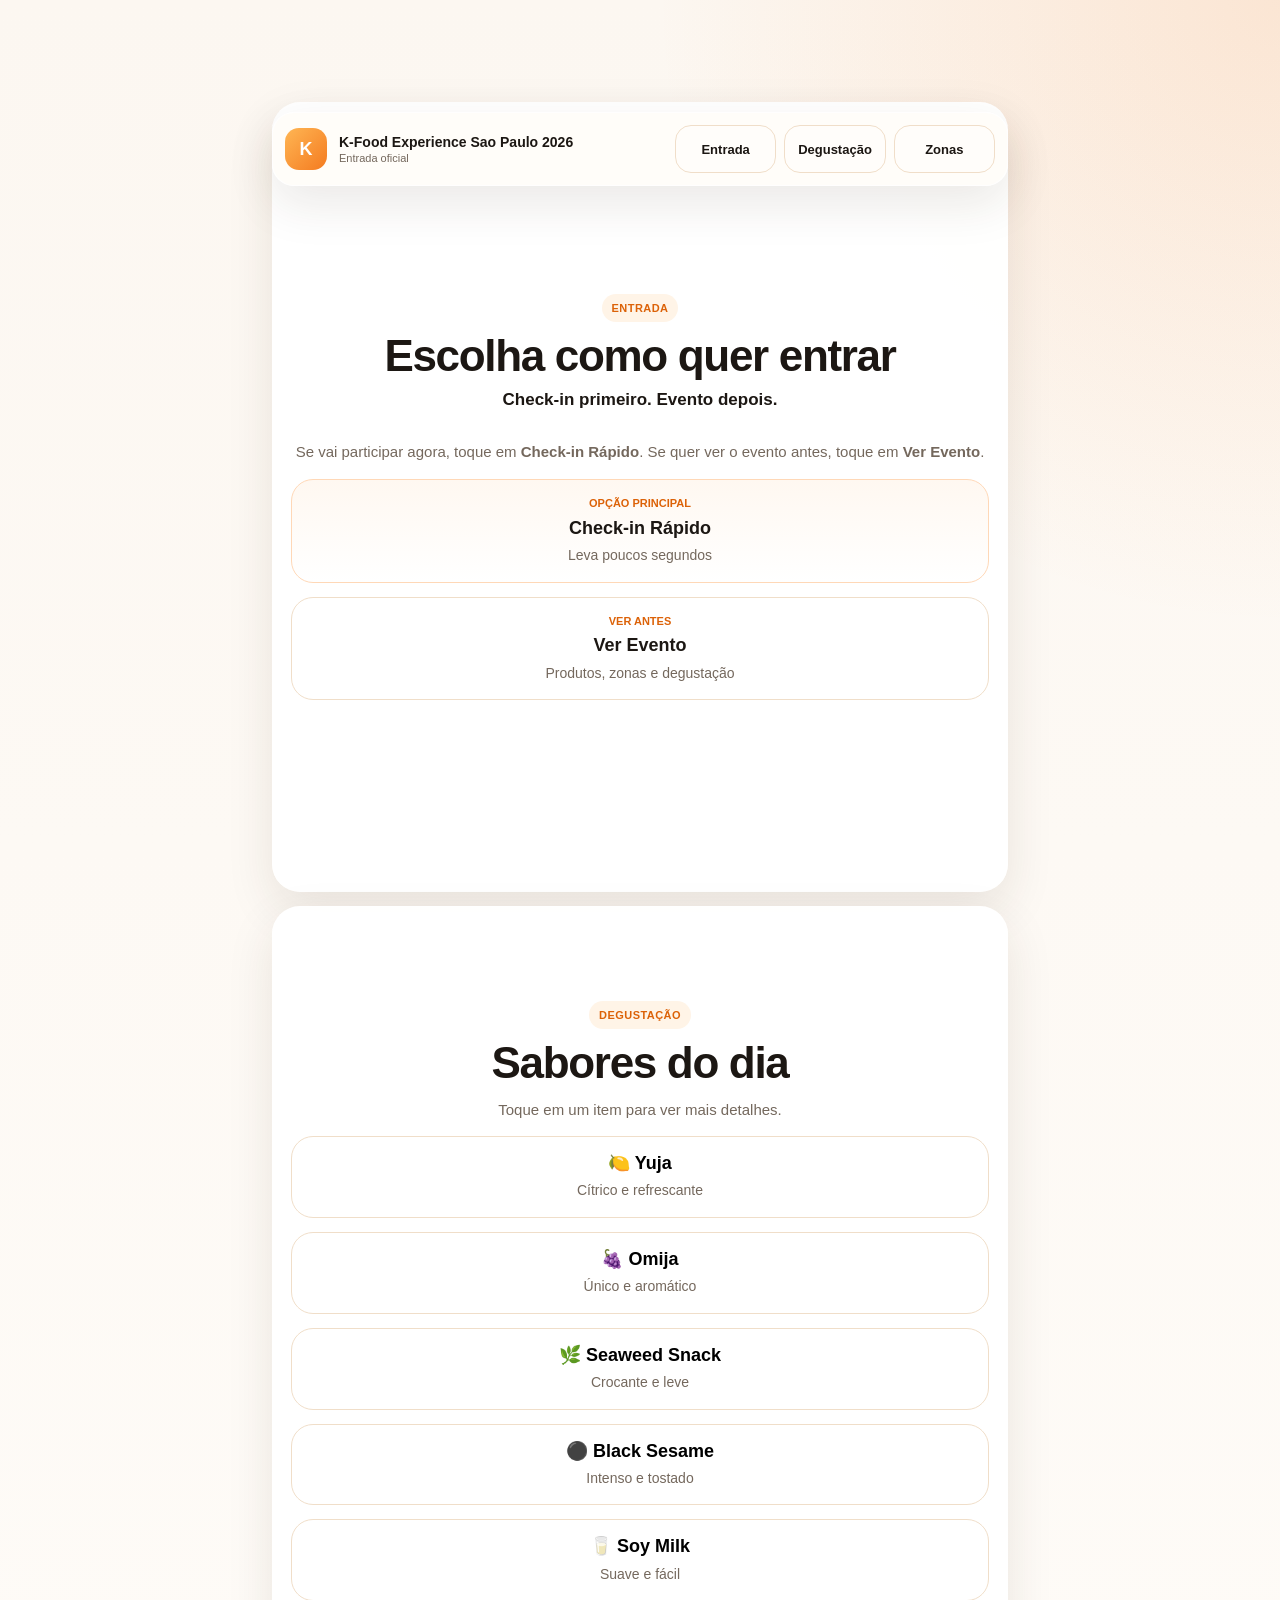
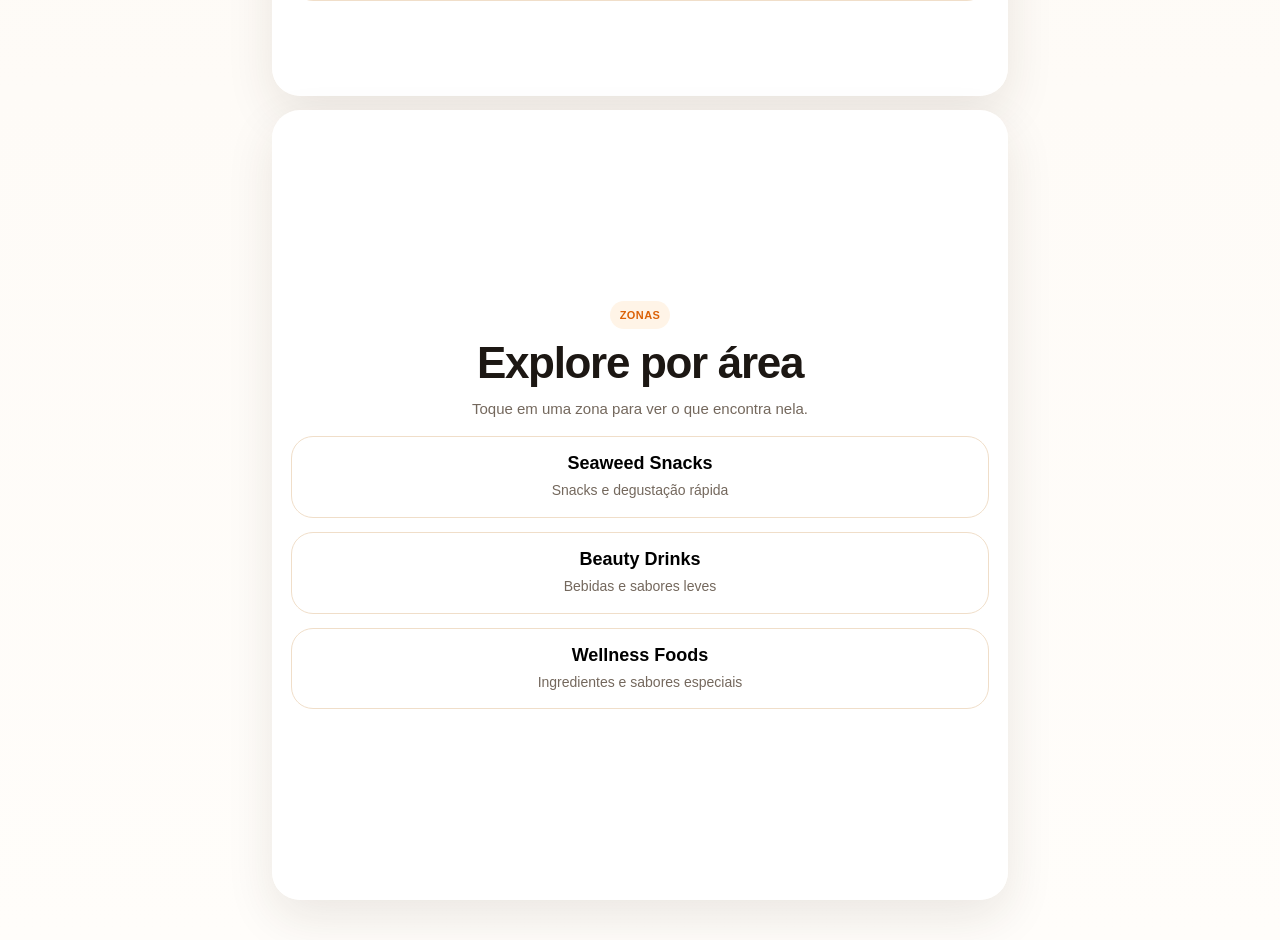
<file: index.html>
<!DOCTYPE html>
<html lang="pt-BR">
<head>
  <meta charset="UTF-8">
  <meta name="viewport" content="width=device-width, initial-scale=1.0">
  <meta name="description" content="Check-in rapido e informacoes do evento K-Food Experience Sao Paulo 2026.">
  <title>K-Food Experience Sao Paulo 2026</title>
  <link rel="stylesheet" href="styles.css">
  <script src="config.js"></script>
  <script src="app.js" defer></script>
</head>
<body>
  <div class="page-shell">
    <header class="topbar">
      <a class="brand" href="index.html" data-route="index">
        <div class="brand-badge">K</div>
        <div class="brand-copy">
          <div class="brand-name">K-Food Experience Sao Paulo 2026</div>
          <div class="brand-sub">Entrada oficial</div>
        </div>
      </a>
      <nav class="nav-links">
        <a class="nav-chip" href="#entrada">Entrada</a>
        <a class="nav-chip" href="#degustacao">Degustação</a>
        <a class="nav-chip" href="#zonas">Zonas</a>
      </nav>
    </header>

    <main class="fullpage-flow">
      <section class="panel hero-copy hero-block full-section section-centered" id="entrada">
        <div class="eyebrow">Entrada</div>
        <h1 class="hero-title">Escolha como quer entrar</h1>
        <p class="hero-subtitle-strong">Check-in primeiro. Evento depois.</p>
        <p class="hero-text">Se vai participar agora, toque em <strong>Check-in Rápido</strong>. Se quer ver o evento antes, toque em <strong>Ver Evento</strong>.</p>
        <div class="action-stack">
          <a class="cta-card cta-primary" href="step1.html" data-route="step1">
            <span class="cta-label">Opção principal</span>
            <strong>Check-in Rápido</strong>
            <span>Leva poucos segundos</span>
          </a>
          <a class="cta-card" href="event.html" data-route="event">
            <span class="cta-label">Ver antes</span>
            <strong>Ver Evento</strong>
            <span>Produtos, zonas e degustação</span>
          </a>
        </div>
      </section>

      <section class="panel content-panel full-section section-centered" id="degustacao">
        <div class="eyebrow">Degustação</div>
        <h2 class="section-title">Sabores do dia</h2>
        <p class="hero-text">Toque em um item para ver mais detalhes.</p>
        <div class="product-list">
          <button class="product-card button-like" type="button" data-modal-card data-title="Yuja" data-body="<p class='modal-copy'>Bebida cítrica e refrescante, com aroma suave e sabor fácil de gostar.</p><p class='modal-copy'>Ideal para quem quer começar por algo leve e delicado.</p>"><strong>🍋 Yuja</strong><span>Cítrico e refrescante</span></button>
          <button class="product-card button-like" type="button" data-modal-card data-title="Omija" data-body="<p class='modal-copy'>Uma bebida marcante com perfil único e notas mais complexas.</p><p class='modal-copy'>Ótima para quem quer descobrir novos sabores.</p>"><strong>🍇 Omija</strong><span>Único e aromático</span></button>
          <button class="product-card button-like" type="button" data-modal-card data-title="Seaweed Snack" data-body="<p class='modal-copy'>Snack crocante, leve e muito fácil de experimentar.</p><p class='modal-copy'>Boa opção para uma degustação rápida.</p>"><strong>🌿 Seaweed Snack</strong><span>Crocante e leve</span></button>
          <button class="product-card button-like" type="button" data-modal-card data-title="Black Sesame" data-body="<p class='modal-copy'>Sabor intenso, tostado e memorável.</p><p class='modal-copy'>Perfeito para quem gosta de sabores mais profundos.</p>"><strong>⚫ Black Sesame</strong><span>Intenso e tostado</span></button>
          <button class="product-card button-like" type="button" data-modal-card data-title="Soy Milk" data-body="<p class='modal-copy'>Suave, cremoso e fácil de beber.</p><p class='modal-copy'>Uma opção delicada para todos os gostos.</p>"><strong>🥛 Soy Milk</strong><span>Suave e fácil</span></button>
        </div>
      </section>

      <section class="panel content-panel full-section section-centered" id="zonas">
        <div class="eyebrow">Zonas</div>
        <h2 class="section-title">Explore por área</h2>
        <p class="hero-text">Toque em uma zona para ver o que encontra nela.</p>
        <div class="product-list">
          <button class="product-card button-like" type="button" data-modal-card data-title="Seaweed Snacks" data-body="<p class='modal-copy'>Zona dedicada a snacks leves e crocantes.</p><p class='modal-copy'>Aqui você encontra degustações rápidas e práticas.</p>"><strong>Seaweed Snacks</strong><span>Snacks e degustação rápida</span></button>
          <button class="product-card button-like" type="button" data-modal-card data-title="Beauty Drinks" data-body="<p class='modal-copy'>Espaço com bebidas leves, aromáticas e refrescantes.</p><p class='modal-copy'>Boa zona para experimentar Yuja, Omija e outras bebidas do dia.</p>"><strong>Beauty Drinks</strong><span>Bebidas e sabores leves</span></button>
          <button class="product-card button-like" type="button" data-modal-card data-title="Wellness Foods" data-body="<p class='modal-copy'>Zona com alimentos e ingredientes especiais da experiência.</p><p class='modal-copy'>Uma boa área para descobrir combinações novas.</p>"><strong>Wellness Foods</strong><span>Ingredientes e sabores especiais</span></button>
        </div>
      </section>
    </main>
  </div>

  <div class="mobile-sticky-bar">
    <div class="mobile-sticky-shell">
      <div class="mobile-sticky-actions two">
        <a class="button button-primary" href="step1.html" data-route="step1">Check-in</a>
        <a class="button button-outline" href="event.html" data-route="event">Evento</a>
      </div>
    </div>
  </div>

  <div class="modal" data-modal>
    <div class="modal-sheet">
      <div class="modal-content">
        <div class="modal-topbar">
          <div class="modal-title" data-modal-title></div>
          <button class="modal-close" type="button" data-modal-close>×</button>
        </div>
        <div class="modal-body" data-modal-body></div>
      </div>
    </div>
  </div>
</body>
</html>
</file>
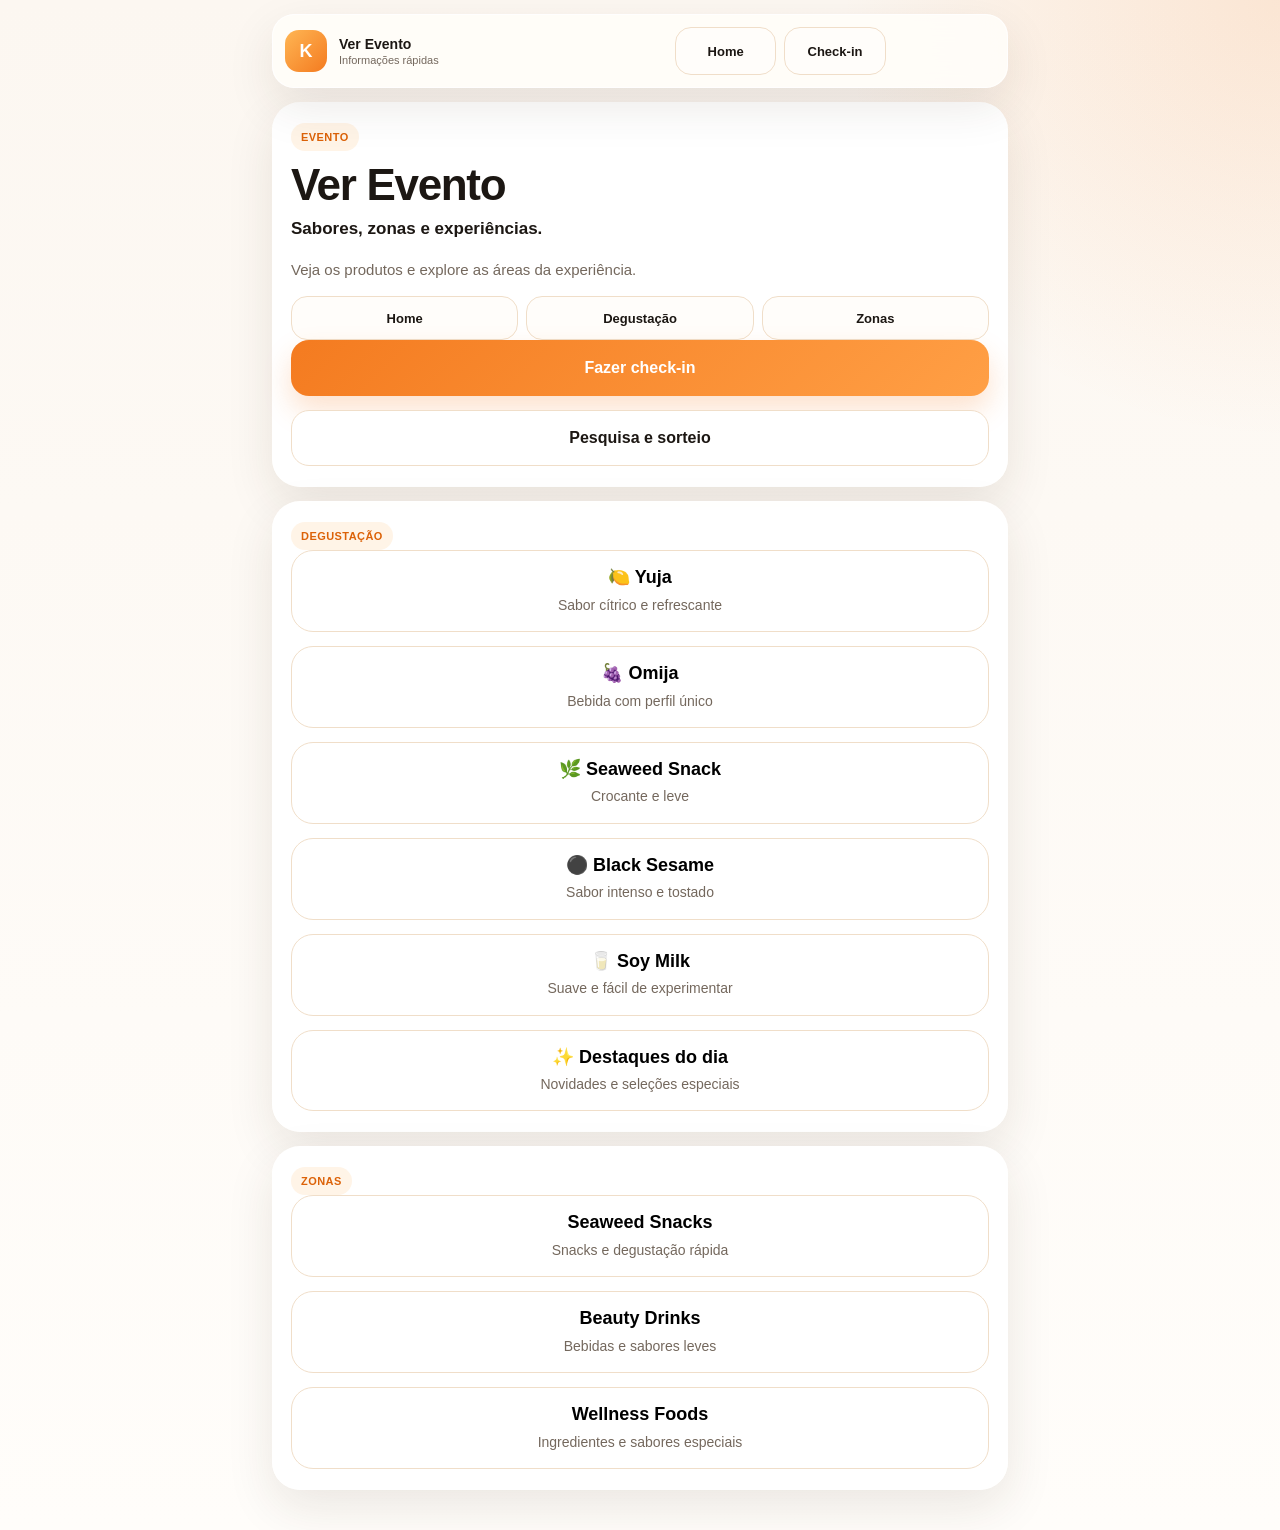
<file: event.html>
<!DOCTYPE html>
<html lang="pt-BR">
<head>
  <meta charset="UTF-8">
  <meta name="viewport" content="width=device-width, initial-scale=1.0">
  <meta name="description" content="Informações rápidas do evento K-Food Experience Sao Paulo 2026.">
  <title>Ver Evento</title>
  <link rel="stylesheet" href="styles.css">
  <script src="config.js"></script>
  <script src="app.js" defer></script>
</head>
<body>
  <div class="page-shell">
    <header class="topbar">
      <a class="brand" href="index.html" data-route="index">
        <div class="brand-badge">K</div>
        <div class="brand-copy">
          <div class="brand-name">Ver Evento</div>
          <div class="brand-sub">Informações rápidas</div>
        </div>
      </a>
      <nav class="nav-links">
        <a class="nav-chip" href="index.html" data-route="index">Home</a>
        <a class="nav-chip" href="step1.html" data-route="step1">Check-in</a>
      </nav>
    </header>

    <main class="stack">
      <section class="panel content-panel">
        <div class="eyebrow">Evento</div>
        <h1 class="section-title">Ver Evento</h1>
        <p class="hero-subtitle-strong">Sabores, zonas e experiências.</p>
        <p class="hero-text">Veja os produtos e explore as áreas da experiência.</p>
        <div class="nav-shortcuts">
          <a class="nav-shortcut" href="index.html" data-route="index">Home</a>
          <a class="nav-shortcut" href="#degustacao">Degustação</a>
          <a class="nav-shortcut" href="#zones">Zonas</a>
        </div>
        <div class="split-actions">
          <a class="button button-primary" href="step1.html" data-route="step1">Fazer check-in</a>
          <a class="button button-outline" href="step2.html" data-route="step2">Pesquisa e sorteio</a>
        </div>
      </section>

      <section class="panel content-panel" id="degustacao">
        <div class="eyebrow">Degustação</div>
        <div class="product-list">
          <button class="product-card button-like" type="button" data-modal-card data-title="Yuja" data-body="<p class='modal-copy'>Bebida cítrica e refrescante, com aroma leve e sabor fácil de gostar.</p><p class='modal-copy'>Ideal para quem quer começar por um sabor suave e familiar.</p>"><strong>🍋 Yuja</strong><span>Sabor cítrico e refrescante</span></button>
          <button class="product-card button-like" type="button" data-modal-card data-title="Omija" data-body="<p class='modal-copy'>Bebida marcante com perfil único e elegante.</p><p class='modal-copy'>Ótima para quem quer experimentar algo diferente no universo coreano.</p>"><strong>🍇 Omija</strong><span>Bebida com perfil único</span></button>
          <button class="product-card button-like" type="button" data-modal-card data-title="Seaweed Snack" data-body="<p class='modal-copy'>Snack crocante, leve e fácil de experimentar.</p><p class='modal-copy'>Uma opção rápida para quem gosta de salgados e texturas leves.</p>"><strong>🌿 Seaweed Snack</strong><span>Crocante e leve</span></button>
          <button class="product-card button-like" type="button" data-modal-card data-title="Black Sesame" data-body="<p class='modal-copy'>Sabor intenso, tostado e memorável.</p><p class='modal-copy'>Perfeito para quem quer conhecer um perfil mais rico e profundo.</p>"><strong>⚫ Black Sesame</strong><span>Sabor intenso e tostado</span></button>
          <button class="product-card button-like" type="button" data-modal-card data-title="Soy Milk" data-body="<p class='modal-copy'>Sabor suave, cremoso e fácil de beber.</p><p class='modal-copy'>Uma boa opção para quem prefere sabores mais delicados.</p>"><strong>🥛 Soy Milk</strong><span>Suave e fácil de experimentar</span></button>
          <button class="product-card button-like" type="button" data-modal-card data-title="Outros destaques" data-body="<p class='modal-copy'>Além destes produtos, a experiência pode incluir novidades e seleções especiais do dia.</p>"><strong>✨ Destaques do dia</strong><span>Novidades e seleções especiais</span></button>
        </div>
      </section>

      <section class="panel content-panel" id="zones">
        <div class="eyebrow">Zonas</div>
        <div class="product-list">
          <button class="product-card button-like" type="button" data-modal-card data-title="Seaweed Snacks" data-body="<p class='modal-copy'>Zona dedicada a snacks leves e crocantes.</p><p class='modal-copy'>Passe por aqui para degustações rápidas e práticas.</p>"><strong>Seaweed Snacks</strong><span>Snacks e degustação rápida</span></button>
          <button class="product-card button-like" type="button" data-modal-card data-title="Beauty Drinks" data-body="<p class='modal-copy'>Espaço de bebidas com perfis leves, aromáticos e refrescantes.</p><p class='modal-copy'>Aqui você encontra Yuja, Omija e outras opções do dia.</p>"><strong>Beauty Drinks</strong><span>Bebidas e sabores leves</span></button>
          <button class="product-card button-like" type="button" data-modal-card data-title="Wellness Foods" data-body="<p class='modal-copy'>Zona com alimentos e ingredientes especiais da experiência.</p><p class='modal-copy'>Boa área para descobrir sabores diferentes e combinações novas.</p>"><strong>Wellness Foods</strong><span>Ingredientes e sabores especiais</span></button>
        </div>
      </section>
    </main>
  </div>

  <div class="mobile-sticky-bar">
    <div class="mobile-sticky-shell">
      <div class="mobile-sticky-actions two">
        <a class="button button-primary" href="step1.html" data-route="step1">Check-in</a>
        <a class="button button-outline" href="step2.html" data-route="step2">Pesquisa</a>
      </div>
    </div>
  </div>

  <div class="modal" data-modal>
    <div class="modal-sheet">
      <div class="modal-content">
        <div class="modal-topbar">
          <div class="modal-title" data-modal-title></div>
          <button class="modal-close" type="button" data-modal-close>×</button>
        </div>
        <div class="modal-body" data-modal-body></div>
      </div>
    </div>
  </div>
</body>
</html>
</file>
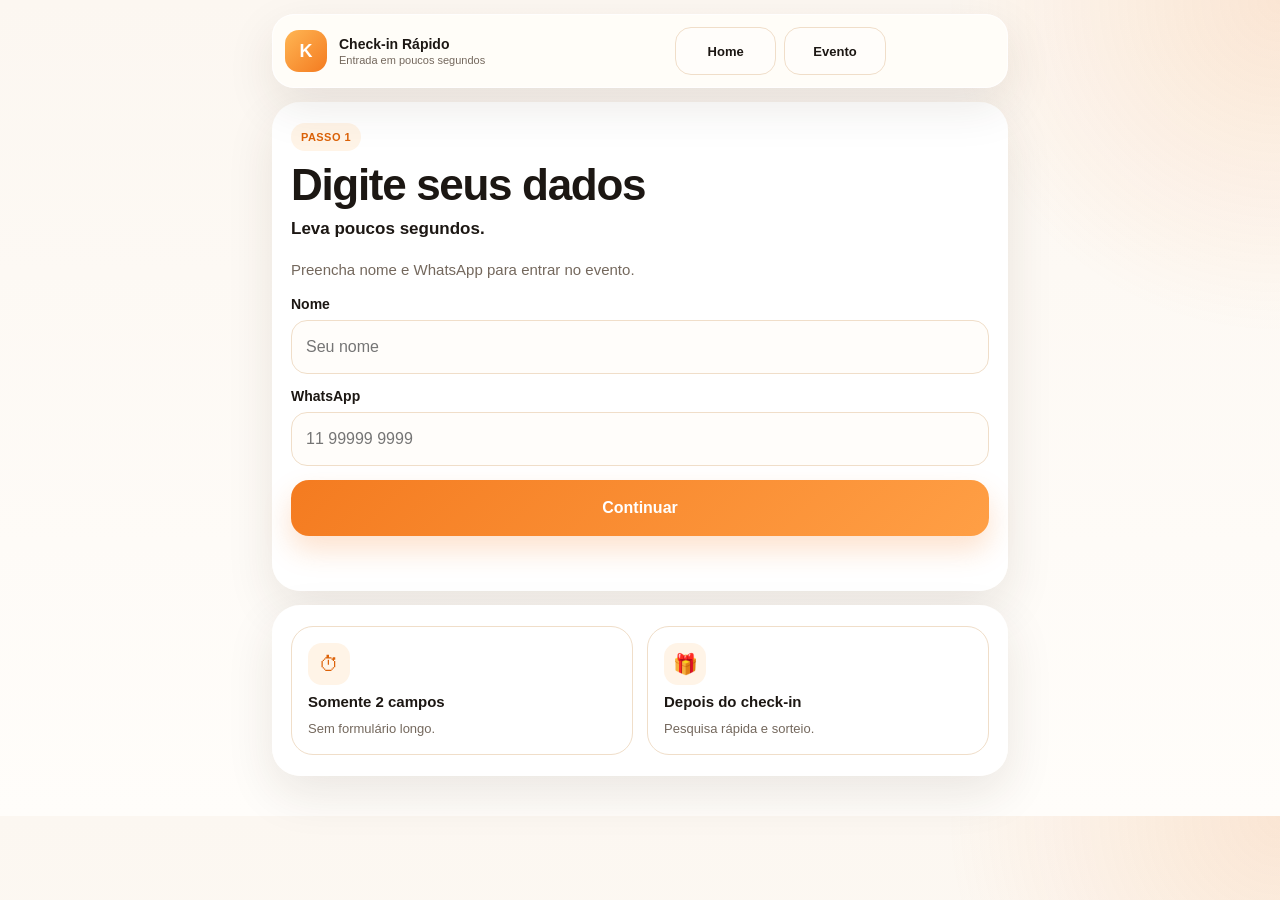
<file: step1.html>
<!DOCTYPE html>
<html lang="pt-BR">
<head>
  <meta charset="UTF-8">
  <meta name="viewport" content="width=device-width, initial-scale=1.0">
  <meta name="description" content="Check-in rapido para visitantes do evento.">
  <title>Check-in Rapido</title>
  <link rel="stylesheet" href="styles.css">
  <script src="config.js"></script>
  <script src="app.js" defer></script>
</head>
<body>
  <div class="page-shell">
    <header class="topbar">
      <a class="brand" href="index.html" data-route="index">
        <div class="brand-badge">K</div>
        <div class="brand-copy">
          <div class="brand-name">Check-in Rápido</div>
          <div class="brand-sub">Entrada em poucos segundos</div>
        </div>
      </a>
      <nav class="nav-links">
        <a class="nav-chip" href="index.html" data-route="index">Home</a>
        <a class="nav-chip" href="event.html" data-route="event">Evento</a>
      </nav>
    </header>

    <main class="stack">
      <section class="panel content-panel" data-step1-card>
        <div class="eyebrow">Passo 1</div>
        <h1 class="section-title">Digite seus dados</h1>
        <p class="hero-subtitle-strong">Leva poucos segundos.</p>
        <p class="hero-text">Preencha nome e WhatsApp para entrar no evento.</p>

        <form class="form-stack" id="step1-form" data-step1-form>
          <div class="field-group">
            <label class="field-label" for="name">Nome</label>
            <input class="input" id="name" name="name" type="text" placeholder="Seu nome" autocomplete="name" required>
          </div>

          <div class="field-group">
            <label class="field-label" for="whatsapp">WhatsApp</label>
            <input class="input" id="whatsapp" name="whatsapp" type="tel" placeholder="11 99999 9999" required>
          </div>

          <button class="button button-primary button-full" type="submit" data-disable-after-step1>Continuar</button>
          <div class="status-inline" data-form-status aria-live="polite"></div>
        </form>
      </section>

      <section class="panel content-panel hidden" data-step1-next>
        <div class="eyebrow">Check-in concluído</div>
        <h2 class="section-title">Pronto</h2>
        <p class="hero-text">Seu check-in foi registrado. Escolha o próximo passo.</p>
        <div class="split-actions">
          <a class="button button-primary" href="step2.html" data-route="step2">Ir para Passo 2</a>
          <a class="button button-outline" href="event.html" data-route="event">Ver evento</a>
        </div>
      </section>

      <section class="panel content-panel">
        <div class="icon-grid">
          <div class="icon-card">
            <div class="icon-picto">⏱</div>
            <strong>Somente 2 campos</strong>
            <span>Sem formulário longo.</span>
          </div>
          <div class="icon-card">
            <div class="icon-picto">🎁</div>
            <strong>Depois do check-in</strong>
            <span>Pesquisa rápida e sorteio.</span>
          </div>
        </div>
      </section>
    </main>
  </div>

  <div class="mobile-sticky-bar">
    <div class="mobile-sticky-shell">
      <div class="mobile-sticky-actions">
        <button class="button button-primary" type="submit" form="step1-form" data-disable-after-step1>Continuar</button>
      </div>
    </div>
  </div>
</body>
</html>
</file>
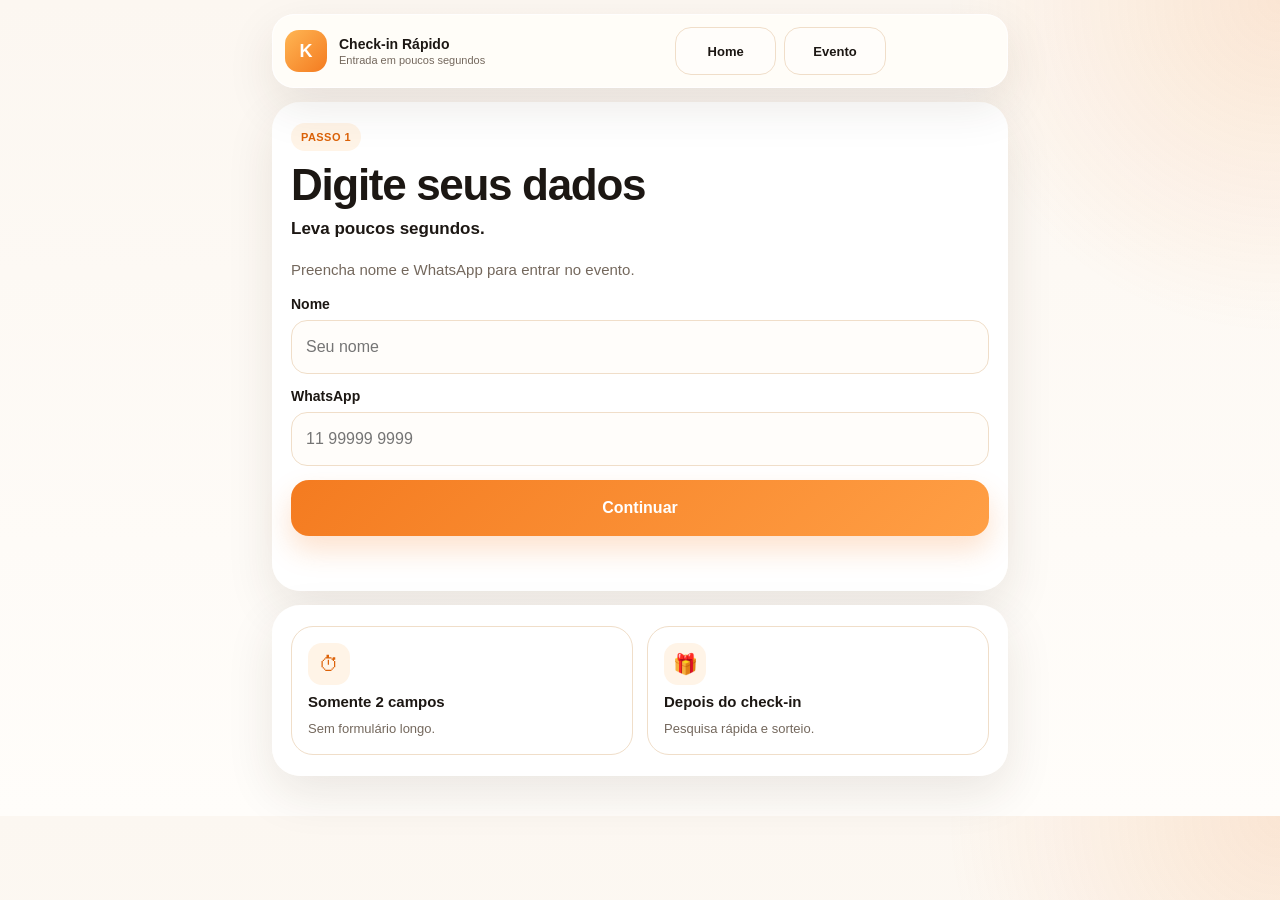
<file: step2.html>
<!DOCTYPE html>
<html lang="pt-BR">
<head>
  <meta charset="UTF-8">
  <meta name="viewport" content="width=device-width, initial-scale=1.0">
  <meta name="description" content="Pesquisa rapida e sorteio para visitantes do evento.">
  <title>Pesquisa e Sorteio</title>
  <link rel="stylesheet" href="styles.css">
  <script src="config.js"></script>
  <script src="app.js" defer></script>
</head>
<body>
  <div class="page-shell">
    <header class="topbar">
      <a class="brand" href="index.html" data-route="index">
        <div class="brand-badge">K</div>
        <div class="brand-copy">
          <div class="brand-name">Pesquisa Rápida</div>
          <div class="brand-sub">Participação no sorteio</div>
        </div>
      </a>
      <nav class="nav-links">
        <a class="nav-chip" href="index.html" data-route="index">Home</a>
        <a class="nav-chip" href="event.html" data-route="event">Evento</a>
      </nav>
    </header>

    <main class="stack">
      <section class="panel content-panel" data-step2-card>
        <div class="eyebrow">Passo 2</div>
        <h1 class="section-title">Responda e participe</h1>
        <p class="hero-subtitle-strong">Toque nas opções e envie.</p>
        <p class="hero-text">Escolha as respostas abaixo para participar do sorteio.</p>

        <div class="summary-inline">
          <span data-draft-name>Nome</span>
          <span data-draft-phone>WhatsApp</span>
        </div>

        <form class="form-stack" id="step2-form" data-step2-form>
          <div class="field-group">
            <label class="field-label" for="email">E-mail</label>
            <input class="input" id="email" name="email" type="email" placeholder="Opcional">
          </div>

          <fieldset class="choice-group">
            <legend class="choice-title">Você participou da degustação?</legend>
            <div class="choice-grid two">
              <label class="choice-card">
                <input type="radio" name="didTaste" value="yes">
                <span>Sim</span>
              </label>
              <label class="choice-card">
                <input type="radio" name="didTaste" value="no">
                <span>Não</span>
              </label>
            </div>
          </fieldset>

          <fieldset class="choice-group">
            <legend class="choice-title">Qual zona você visitou?</legend>
            <div class="choice-grid">
              <label class="choice-card">
                <input type="radio" name="tastedZone" value="seaweed-snacks">
                <span>Seaweed Snacks</span>
              </label>
              <label class="choice-card">
                <input type="radio" name="tastedZone" value="beauty-drinks">
                <span>Beauty Drinks</span>
              </label>
              <label class="choice-card">
                <input type="radio" name="tastedZone" value="wellness-foods">
                <span>Wellness Foods</span>
              </label>
              <label class="choice-card">
                <input type="radio" name="tastedZone" value="multiple">
                <span>Mais de uma</span>
              </label>
            </div>
          </fieldset>

          <fieldset class="choice-group">
            <legend class="choice-title">Qual produto você mais gostou?</legend>
            <div class="choice-grid">
              <label class="choice-card"><input type="radio" name="surveyFavorite" value="yuja"><span>Yuja</span></label>
              <label class="choice-card"><input type="radio" name="surveyFavorite" value="omija"><span>Omija</span></label>
              <label class="choice-card"><input type="radio" name="surveyFavorite" value="seaweed-snack"><span>Seaweed Snack</span></label>
              <label class="choice-card"><input type="radio" name="surveyFavorite" value="black-sesame"><span>Black Sesame</span></label>
              <label class="choice-card"><input type="radio" name="surveyFavorite" value="soy-milk"><span>Soy Milk</span></label>
              <label class="choice-card"><input type="radio" name="surveyFavorite" value="other"><span>Outro</span></label>
            </div>
          </fieldset>

          <fieldset class="choice-group">
            <legend class="choice-title">Por que você gostou mais?</legend>
            <div class="choice-grid">
              <label class="choice-card"><input type="radio" name="surveyReason" value="taste"><span>Sabor</span></label>
              <label class="choice-card"><input type="radio" name="surveyReason" value="healthy-image"><span>Imagem saudável</span></label>
              <label class="choice-card"><input type="radio" name="surveyReason" value="beauty-benefit"><span>Bem-estar</span></label>
              <label class="choice-card"><input type="radio" name="surveyReason" value="package-visual"><span>Visual</span></label>
              <label class="choice-card"><input type="radio" name="surveyReason" value="new-experience"><span>Novidade</span></label>
            </div>
          </fieldset>

          <fieldset class="choice-group">
            <legend class="choice-title">Que tipo de evento você quer ver no futuro?</legend>
            <div class="choice-grid">
              <label class="choice-card"><input type="radio" name="interest" value="k-food"><span>K-Food</span></label>
              <label class="choice-card"><input type="radio" name="interest" value="k-beauty"><span>K-Beauty</span></label>
              <label class="choice-card"><input type="radio" name="interest" value="k-pop"><span>K-Pop</span></label>
              <label class="choice-card"><input type="radio" name="interest" value="korean-language"><span>Língua Coreana</span></label>
              <label class="choice-card"><input type="radio" name="interest" value="family-event"><span>Família</span></label>
              <label class="choice-card"><input type="radio" name="interest" value="traditional-culture"><span>Cultura Tradicional</span></label>
            </div>
          </fieldset>

          <fieldset class="choice-group">
            <legend class="choice-title">Qual foi sua satisfação?</legend>
            <div class="choice-grid five">
              <label class="choice-card compact"><input type="radio" name="surveySatisfaction" value="5"><span>5</span></label>
              <label class="choice-card compact"><input type="radio" name="surveySatisfaction" value="4"><span>4</span></label>
              <label class="choice-card compact"><input type="radio" name="surveySatisfaction" value="3"><span>3</span></label>
              <label class="choice-card compact"><input type="radio" name="surveySatisfaction" value="2"><span>2</span></label>
              <label class="choice-card compact"><input type="radio" name="surveySatisfaction" value="1"><span>1</span></label>
            </div>
          </fieldset>

          <div class="field-group">
            <label class="field-label" for="notes">Comentário rápido</label>
            <textarea class="textarea" id="notes" name="notes" placeholder="Opcional"></textarea>
          </div>

          <div class="checkbox-list">
            <label class="checkbox-item">
              <input type="checkbox" name="privacyConsent">
              <span>Concordo com o uso dos dados para operação do evento.</span>
            </label>
            <label class="checkbox-item">
              <input type="checkbox" name="marketingConsent">
              <span>Quero receber novidades de próximos eventos.</span>
            </label>
          </div>

          <button class="button button-primary button-full" type="submit" data-disable-after-step2>Enviar pesquisa</button>
          <div class="status-inline" data-step2-status aria-live="polite"></div>
        </form>
      </section>

      <section class="panel content-panel hidden" data-thank-you>
        <div class="eyebrow">Pronto</div>
        <h2 class="section-title">Obrigado!</h2>
        <p class="hero-text">Sua participação foi registrada.</p>
        <div class="split-actions">
          <a class="button button-secondary" href="event.html" data-route="event">Ver evento</a>
          <a class="button button-primary" href="index.html" data-route="index">Voltar ao início</a>
        </div>
      </section>
    </main>
  </div>

  <div class="mobile-sticky-bar">
    <div class="mobile-sticky-shell">
      <div class="mobile-sticky-actions">
        <button class="button button-primary" type="submit" form="step2-form" data-disable-after-step2>Enviar pesquisa</button>
      </div>
    </div>
  </div>
</body>
</html>
</file>
<file: styles.css>
:root {
  color-scheme: light;
  --bg: #fcf7f1;
  --surface: #ffffff;
  --soft: #fff4e7;
  --line: #f0dec9;
  --text: #1c1713;
  --muted: #74685d;
  --primary: #f47b20;
  --primary-dark: #dc6208;
  --secondary: #1c7767;
  --shadow: 0 18px 48px rgba(61, 35, 15, 0.10);
  --radius-xl: 28px;
  --radius-lg: 22px;
  --radius-md: 18px;
}

* {
  box-sizing: border-box;
}

html {
  scroll-behavior: smooth;
}

@keyframes fadeUpSoft {
  from {
    opacity: 0;
    transform: translateY(18px);
  }
  to {
    opacity: 1;
    transform: translateY(0);
  }
}

body {
  margin: 0;
  font-family: "Segoe UI", Arial, sans-serif;
  color: var(--text);
  background:
    radial-gradient(circle at top right, rgba(244, 123, 32, 0.14), transparent 22%),
    linear-gradient(180deg, #fcf7f1 0%, #fffdfa 100%);
}

a {
  color: inherit;
  text-decoration: none;
}

button,
input,
textarea {
  font: inherit;
}

.page-shell {
  width: min(100%, 760px);
  margin: 0 auto;
  padding: 14px 12px 104px;
}

.topbar {
  position: sticky;
  top: 10px;
  z-index: 20;
  display: grid;
  grid-template-columns: 1fr;
  gap: 12px;
  margin-bottom: 14px;
  padding: 12px;
  border-radius: 22px;
  background: rgba(255, 253, 249, 0.92);
  border: 1px solid rgba(255, 255, 255, 0.8);
  box-shadow: var(--shadow);
  backdrop-filter: blur(16px);
}

.brand {
  display: inline-flex;
  align-items: center;
  gap: 12px;
}

.brand-badge {
  width: 42px;
  height: 42px;
  border-radius: 14px;
  display: grid;
  place-items: center;
  background: linear-gradient(135deg, #ffb654, var(--primary));
  color: #fff;
  font-size: 18px;
  font-weight: 800;
  flex: 0 0 auto;
}

.brand-copy {
  display: grid;
  gap: 2px;
}

.brand-name {
  font-size: 14px;
  font-weight: 800;
  line-height: 1.2;
}

.brand-sub {
  font-size: 11px;
  color: var(--muted);
}

.nav-links {
  display: grid;
  grid-template-columns: repeat(3, minmax(0, 1fr));
  gap: 8px;
}

.nav-chip {
  display: grid;
  place-items: center;
  min-height: 48px;
  padding: 10px 8px;
  border-radius: 16px;
  border: 1px solid var(--line);
  background: #fffdfa;
  color: var(--text);
  font-size: 13px;
  font-weight: 800;
  text-align: center;
  transition: transform 0.18s ease, border-color 0.18s ease, background 0.18s ease;
}

.nav-chip:hover {
  transform: translateY(-1px);
  border-color: #e1c3a4;
  background: #fff7ef;
}

.nav-shortcuts {
  display: grid;
  grid-template-columns: repeat(3, minmax(0, 1fr));
  gap: 8px;
  margin-top: 14px;
}

.nav-shortcut {
  display: grid;
  place-items: center;
  min-height: 44px;
  padding: 10px 8px;
  border-radius: 16px;
  border: 1px solid var(--line);
  background: #fffdfa;
  color: var(--text);
  font-size: 13px;
  font-weight: 800;
  text-align: center;
  transition: transform 0.18s ease, border-color 0.18s ease, background 0.18s ease;
}

.nav-shortcut:hover {
  transform: translateY(-1px);
  border-color: #e1c3a4;
  background: #fff7ef;
}

.stack,
.form-stack,
.split-actions,
.action-stack,
.choice-grid,
.product-list,
.mini-info-grid,
.icon-grid,
.fullpage-flow {
  display: grid;
  gap: 14px;
}

.panel {
  background: rgba(255, 255, 255, 0.96);
  border: 1px solid rgba(255, 255, 255, 0.85);
  border-radius: var(--radius-xl);
  box-shadow: var(--shadow);
  animation: fadeUpSoft 0.42s ease both;
}

.content-panel,
.hero-block {
  padding: 20px 18px;
}

.full-section {
  min-height: calc(100svh - 110px);
  display: flex;
  flex-direction: column;
  justify-content: center;
  scroll-snap-align: start;
}

.section-centered {
  text-align: center;
}

.section-centered .eyebrow {
  margin-inline: auto;
}

.eyebrow {
  display: inline-flex;
  align-items: center;
  justify-content: center;
  min-height: 28px;
  padding: 0 10px;
  border-radius: 999px;
  background: var(--soft);
  color: var(--primary-dark);
  font-size: 11px;
  font-weight: 800;
  text-transform: uppercase;
  letter-spacing: 0.04em;
}

.hero-title,
.section-title {
  margin: 12px 0 0;
  font-size: clamp(31px, 8vw, 44px);
  line-height: 1.02;
  letter-spacing: -0.03em;
}

.hero-text {
  margin-top: 12px;
  color: var(--muted);
  font-size: 15px;
  line-height: 1.55;
}

.hero-subtitle-strong {
  margin-top: 10px;
  font-size: 17px;
  font-weight: 800;
  line-height: 1.35;
}

.button {
  display: inline-flex;
  justify-content: center;
  align-items: center;
  width: 100%;
  min-height: 56px;
  padding: 14px 16px;
  border-radius: 18px;
  border: 0;
  cursor: pointer;
  font-weight: 800;
  transition: transform 0.18s ease, box-shadow 0.18s ease, opacity 0.18s ease, background 0.18s ease;
}

.button:disabled {
  opacity: 0.72;
  cursor: wait;
}

.button:hover:not(:disabled) {
  transform: translateY(-1px);
}

.button-primary {
  background: linear-gradient(135deg, var(--primary), #ff9f45);
  color: #fff;
  box-shadow: 0 14px 28px rgba(244, 123, 32, 0.22);
}

.button-secondary {
  background: #e9f6f2;
  color: var(--secondary);
}

.button-outline {
  background: #fff;
  color: var(--text);
  border: 1px solid var(--line);
}

.button-full {
  width: 100%;
}

.cta-card,
.mini-info-card,
.product-card {
  display: grid;
  gap: 6px;
  padding: 16px;
  border-radius: var(--radius-lg);
  border: 1px solid var(--line);
  background: #fff;
  transition: transform 0.18s ease, box-shadow 0.18s ease, border-color 0.18s ease;
}

.cta-card strong,
.mini-info-card strong,
.product-card strong {
  font-size: 18px;
  line-height: 1.2;
}

.cta-card span,
.mini-info-card span,
.product-card span {
  color: var(--muted);
  font-size: 14px;
  line-height: 1.45;
}

.button-like {
  cursor: pointer;
  transition: transform 0.16s ease, border-color 0.16s ease, box-shadow 0.16s ease;
}

.button-like:hover {
  transform: translateY(-2px);
  border-color: #e8c7a5;
  box-shadow: 0 16px 30px rgba(61, 35, 15, 0.08);
}

.cta-primary {
  background: linear-gradient(180deg, #fff8f1 0%, #ffffff 100%);
  border-color: #ffd8b7;
}

.cta-label {
  color: var(--primary-dark) !important;
  font-size: 11px !important;
  font-weight: 800;
  text-transform: uppercase;
}

.icon-grid {
  grid-template-columns: repeat(2, minmax(0, 1fr));
}

.icon-card {
  display: grid;
  gap: 8px;
  padding: 16px;
  border-radius: var(--radius-lg);
  border: 1px solid var(--line);
  background: #fff;
  transition: transform 0.18s ease, box-shadow 0.18s ease, border-color 0.18s ease;
}

.icon-card:hover {
  transform: translateY(-2px);
  border-color: #e8c7a5;
  box-shadow: 0 16px 30px rgba(61, 35, 15, 0.08);
}

.icon-picto {
  width: 42px;
  height: 42px;
  display: grid;
  place-items: center;
  border-radius: 14px;
  background: var(--soft);
  color: var(--primary-dark);
  font-size: 20px;
}

.icon-card strong {
  font-size: 15px;
  line-height: 1.25;
}

.icon-card span {
  color: var(--muted);
  font-size: 13px;
  line-height: 1.4;
}

.field-group {
  display: grid;
  gap: 8px;
}

.field-label,
.choice-title {
  font-size: 14px;
  font-weight: 800;
}

.choice-group {
  margin: 0;
  padding: 0;
  border: 0;
}

.choice-grid.two {
  grid-template-columns: repeat(2, minmax(0, 1fr));
}

.choice-grid.five {
  grid-template-columns: repeat(5, minmax(0, 1fr));
}

.choice-card {
  position: relative;
  display: block;
  padding: 0;
}

.choice-card input {
  position: absolute;
  opacity: 0;
  pointer-events: none;
}

.choice-card span {
  display: flex;
  align-items: center;
  justify-content: center;
  min-height: 54px;
  padding: 12px 12px;
  border-radius: 16px;
  border: 1px solid var(--line);
  background: #fffdfa;
  text-align: center;
  font-size: 14px;
  font-weight: 700;
  line-height: 1.3;
  transition: transform 0.18s ease, border-color 0.18s ease, background 0.18s ease, box-shadow 0.18s ease;
}

.choice-card.compact span {
  min-height: 48px;
}

.choice-card input:checked + span {
  border-color: rgba(244, 123, 32, 0.5);
  background: rgba(244, 123, 32, 0.10);
  color: var(--primary-dark);
  box-shadow: 0 10px 20px rgba(244, 123, 32, 0.10);
}

.choice-card input:checked + span::before {
  content: "✓";
  display: inline-flex;
  align-items: center;
  justify-content: center;
  width: 22px;
  height: 22px;
  margin-right: 8px;
  border-radius: 50%;
  background: rgba(244, 123, 32, 0.16);
  color: var(--primary-dark);
  font-size: 12px;
  font-weight: 800;
}

.input,
.textarea {
  width: 100%;
  min-height: 54px;
  padding: 14px;
  border-radius: 16px;
  border: 1px solid var(--line);
  background: #fffdfa;
  color: var(--text);
  font-size: 16px;
}

.input:focus,
.textarea:focus {
  outline: none;
  border-color: rgba(244, 123, 32, 0.55);
  box-shadow: 0 0 0 4px rgba(244, 123, 32, 0.10);
  background: #fff;
}

.textarea {
  min-height: 110px;
  resize: vertical;
}

.checkbox-list {
  display: grid;
  gap: 10px;
}

.checkbox-item {
  display: flex;
  align-items: flex-start;
  gap: 10px;
  padding: 14px;
  border-radius: 16px;
  border: 1px solid var(--line);
  background: #fffdfa;
  color: var(--muted);
  font-size: 14px;
  line-height: 1.5;
}

.checkbox-item input {
  margin-top: 3px;
  accent-color: var(--primary);
}

.status-inline {
  min-height: 20px;
  font-size: 13px;
  color: var(--secondary);
}

.summary-inline {
  display: flex;
  flex-wrap: wrap;
  gap: 8px;
  margin-top: 14px;
}

.summary-inline span {
  padding: 8px 12px;
  border-radius: 999px;
  background: var(--soft);
  color: var(--muted);
  font-size: 13px;
  font-weight: 700;
}

.notice {
  margin-top: 14px;
  padding: 14px;
  border-radius: 16px;
  background: rgba(28, 119, 103, 0.08);
  color: var(--secondary);
  font-size: 14px;
  line-height: 1.5;
}

.mobile-sticky-bar {
  position: fixed;
  left: 0;
  right: 0;
  bottom: 0;
  z-index: 40;
  padding: 10px 12px calc(10px + env(safe-area-inset-bottom));
  background: linear-gradient(180deg, rgba(255,253,249,0), rgba(255,253,249,0.94) 28%, rgba(255,253,249,0.98) 100%);
}

.mobile-sticky-shell {
  padding: 10px;
  border-radius: 22px;
  background: rgba(255,255,255,0.96);
  border: 1px solid rgba(240, 222, 201, 0.9);
  box-shadow: var(--shadow);
}

.mobile-sticky-actions {
  display: grid;
  gap: 8px;
}

.mobile-sticky-actions.two {
  grid-template-columns: 1.1fr 0.9fr;
}

.hidden {
  display: none !important;
}

.disabled-link {
  opacity: 0.48;
  pointer-events: none;
}

.modal {
  position: fixed;
  inset: 0;
  display: none;
  align-items: center;
  justify-content: center;
  z-index: 80;
  padding: 16px 12px;
  background: rgba(20, 16, 12, 0.42);
}

.modal.is-open {
  display: flex;
}

.modal-sheet {
  width: min(100%, 820px);
  max-height: 86vh;
  overflow: auto;
  border-radius: 28px;
  background: #fff;
  box-shadow: 0 30px 90px rgba(20, 16, 12, 0.24);
  animation: fadeUpSoft 0.24s ease both;
}

.modal-content {
  padding: 22px 20px 20px;
}

.modal-topbar {
  display: flex;
  align-items: center;
  justify-content: space-between;
  gap: 12px;
  margin-bottom: 14px;
}

.modal-title {
  font-size: 22px;
  font-weight: 800;
  line-height: 1.1;
}

.modal-close {
  width: 42px;
  height: 42px;
  border-radius: 14px;
  border: 1px solid var(--line);
  background: #fffdfa;
  color: var(--text);
  font-size: 20px;
  font-weight: 700;
  cursor: pointer;
}

.modal-body {
  display: grid;
  gap: 12px;
}

.modal-copy {
  color: var(--muted);
  font-size: 15px;
  line-height: 1.55;
}

@media (max-width: 420px) {
  .nav-links {
    grid-template-columns: repeat(3, minmax(0, 1fr));
  }

  .nav-chip {
    min-height: 44px;
    font-size: 12px;
    padding: 8px 6px;
  }

  .nav-shortcuts {
    grid-template-columns: repeat(3, minmax(0, 1fr));
  }

  .nav-shortcut {
    min-height: 42px;
    font-size: 12px;
    padding: 8px 6px;
  }

  .choice-grid.five {
    grid-template-columns: repeat(5, minmax(0, 1fr));
    gap: 8px;
  }

  .choice-card span {
    min-height: 52px;
    font-size: 13px;
    padding: 10px 8px;
  }

  .icon-grid {
    grid-template-columns: 1fr;
  }

  .modal {
    align-items: flex-end;
    padding: 10px;
  }

  .modal-sheet {
    max-height: 88vh;
    border-radius: 28px 28px 20px 20px;
  }
}

@media (min-width: 860px) {
  html {
    scroll-snap-type: y proximity;
  }

  .page-shell {
    padding-bottom: 40px;
  }

  .topbar {
    grid-template-columns: 1fr auto;
    align-items: center;
  }

  .nav-links {
    min-width: 320px;
  }

  .mobile-sticky-bar {
    display: none;
  }

  .full-section {
    min-height: calc(100vh - 110px);
  }
}
</file>
